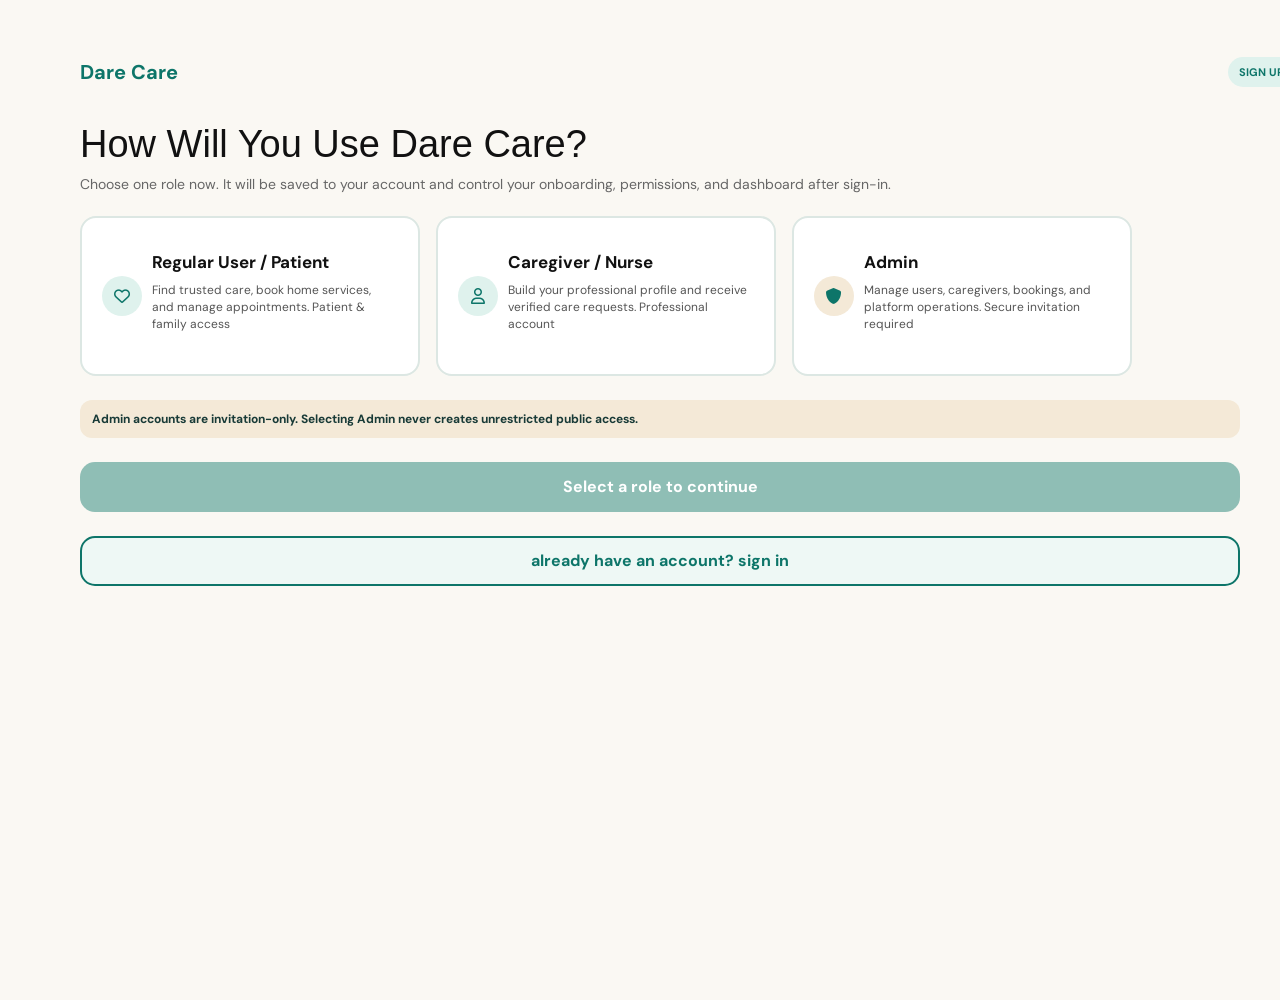
<file: index.html>
<!DOCTYPE html>
<html lang="en">

<head>
    <meta charset="UTF-8">
    <meta name="viewport" content="width=device-width, initial-scale=1.0">
    <title>selection role</title>
    <link rel="stylesheet" href="css/selectionRole.css">
    <link rel="stylesheet" href="css/normalize.css">
    <link rel="stylesheet" href="css/all.min.css">
    <link rel="preconnect" href="https://fonts.googleapis.com">
    <link rel="preconnect" href="https://fonts.gstatic.com" crossorigin>
    <link href="https://fonts.googleapis.com/css2?family=DM+Sans:wght@400;700&display=swap" rel="stylesheet">
</head>

<body>
    <div class="frame">
        <div class="container">
            <div class="head">
                <span>dare care</span>
                <div class="step-of-signup">
                    <p>sign up. step 1 of 2</p>
                </div>
            </div>

            <div class="content">
                <h2>how will you use dare care?</h2>
                <p>Choose one role now. It will be saved to your account and control your onboarding, permissions, and
                    dashboard after sign-in.</p>

                <div class="role-type">
                    <div class="box">
                        <span class="icon-container"><i class="fa-regular fa-heart"></i></span>
                        <div class="text">
                            <h3>Regular User / Patient</h3>
                            <p>Find trusted care, book home services, and manage appointments. <span>Patient & family
                                    access</span>
                            </p>
                        </div>
                    </div>

                    <div class="box">
                        <span class="icon-container"><i class="fa-regular fa-user"></i></span>
                        <div class="text">
                            <h3>Caregiver / Nurse</h3>
                            <p>Build your professional profile and receive verified care requests. Professional account
                            </p>
                        </div>
                    </div>

                    <div class="box admin">
                        <span class="icon-container"><i class="fa-solid fa-shield"></i></span>
                        <div class="text">
                            <h3>Admin</h3>
                            <p>Manage users, caregivers, bookings, and platform operations. Secure invitation required
                            </p>
                        </div>
                    </div>
                </div>
            </div>

            <div class="admin-message">
                <p>Admin accounts are invitation-only. Selecting Admin never creates unrestricted public access.</p>
            </div>

            <div class="continue-message">
                <p>Select a role to continue</p>
            </div>

            <form action="">
                <button type="submit">already have an account? sign in</button>
            </form>
        </div>
    </div>
</body>

</html>
</file>
<file: css/selectionRole.css>
* {
    box-sizing: border-box;
}

body {
    margin: 0;
    padding: 0;
    font-family: 'DM Sans', sans-serif;
    background-color: rgba(250, 248, 243, 1);
    color: #111;
}

.frame {
    width: 1440px;
    height: 1000px;
    margin: 0 auto;
    display: flex;
    flex-direction: column;
    padding: 48px 80px;
    background-color: rgba(250, 248, 243, 1);
}

.container {
    width: 1280px;
    display: flex;
    flex-direction: column;
    gap: 24px;
    margin: 0 auto;
}

.container .head {
    width: 100%;
    height: 48px;
    display: flex;
    flex-direction: row;
    justify-content: space-between;
    align-items: center;
}

.frame .head>span {
    text-transform: capitalize;
    color: rgba(13, 117, 105, 1);
    font-weight: 700;
    font-size: 20px;
}

.frame .container h2 {
    width: 1160px;
    font-family: "Manrope", sans-serif;
    text-transform: capitalize;
    font-weight: 400;
    font-size: 38px;
    line-height: 48px;
    margin: 0 0 8px 0;
}

.frame .head .step-of-signup {
    width: 132px;
    height: 30px;
    padding: 6px 10px;
    border-radius: 999px;
    background-color: rgba(223, 242, 237, 1);
    display: flex;
    align-items: center;
    justify-content: center;
}

.frame .head .step-of-signup p {
    margin: 0;
    font-family: 'DM Sans', sans-serif;
    font-weight: 700;
    font-size: 11px;
    line-height: 18px;
    color: rgba(13, 117, 105, 1);
    text-transform: uppercase;
}

/* المحتوى وتنسيق الكروت الثلاثة */
.container .content .role-type {
    width: 1052px;
    gap: 16px;
    display: flex;
    flex-direction: row;
    align-items: stretch;
}

.content h2 {
    font-size: 32px;
    font-weight: 700;
    margin-bottom: 8px;
}

.content>p {
    font-size: 14px;
    color: #666;
    margin: 0 0 24px 0;
}

.role-type .box {
    width: 340px;
    min-height: 160px;
    gap: 12px;
    border: 2px solid rgba(220, 231, 227, 1);
    border-radius: 16px;
    padding: 20px;
    display: flex;
    flex-direction: row;
    background-color: #fff;
    gap: 10px;
    align-items: center;
    cursor: pointer;
}

.role-type .box h3 {
    margin: 0;
    font-family: 'DM Sans', sans-serif;
    font-weight: 700;
    font-size: 17px;
    line-height: 24px;
}

.role-type .box .icon-container {
    width: 40px;
    height: 40px;
    border-radius: 20px;
    background-color: rgba(223, 242, 237, 1);
    display: flex;
    align-items: center;
    justify-content: center;
}

.role-type .admin .icon-container {
    background-color: rgba(244, 233, 215, 1);
}

.role-type span i {
    color: rgba(13, 117, 105, 1);
    font-size: 16px;
}

.role-type .box .text {
    display: flex;
    flex-direction: column;
    width: 242px;
    height: 92px;
    gap: 8px;

}

.role-type .box .text p {
    margin: 0;
    font-size: 12px;
    color: #555;
    line-height: 1.4;
}

.selected-role {
    border: 2px solid rgba(13, 117, 105, 1);
    background-color: rgba(15, 56, 48, 0.12);

}

/* رسالة الأدمن */
.admin-message {
    width: 1160px;
    border-radius: 12px;
    padding: 10px 12px;
    background-color: rgba(244, 233, 215, 1);
}

.admin-message p {
    margin: 0;
    color: rgba(24, 58, 55, 1);
    font-family: 'DM Sans', sans-serif;
    font-weight: 700;
    font-size: 12px;
    line-height: 18px;
}

/* زر المتابعة (مطابق للصورة) */
.continue-message {
    width: 1160px;
    height: 50px;
    border-radius: 15px;
    padding: 13px 16px;
    background-color: rgba(13, 117, 105, 0.45);
    /* لون أخضر هادئ وشفاف */
    text-align: center;
    cursor: pointer;
    display: flex;
    align-items: center;
    justify-content: center;
    cursor: not-allowed;
}

.continue-message p {
    margin: 0;
    font-family: 'DM Sans', sans-serif;
    font-weight: 700;
    font-size: 16px;
    line-height: 24px;
    text-align: center;
    color: rgba(255, 255, 255, 1);
}

/* زر تسجيل الدخول */
form {
    text-align: center;
    width: 1160px;
    height: 50px;
    border-radius: 15px;
    padding: 13px 16px;
    background-color: rgba(238, 248, 245, 1);
    border: 2px solid rgba(13, 117, 105, 1);
    display: flex;
    align-items: center;
    justify-content: center;
}

form button {
    width: 100%;
    margin: 0;
    font-family: 'DM Sans', sans-serif;
    font-weight: 700;
    font-size: 16px;
    line-height: 24px;
    text-align: center;
    color: rgba(13, 117, 105, 1);
    border: none;
    background-color: transparent;
    cursor: pointer;
}
</file>
